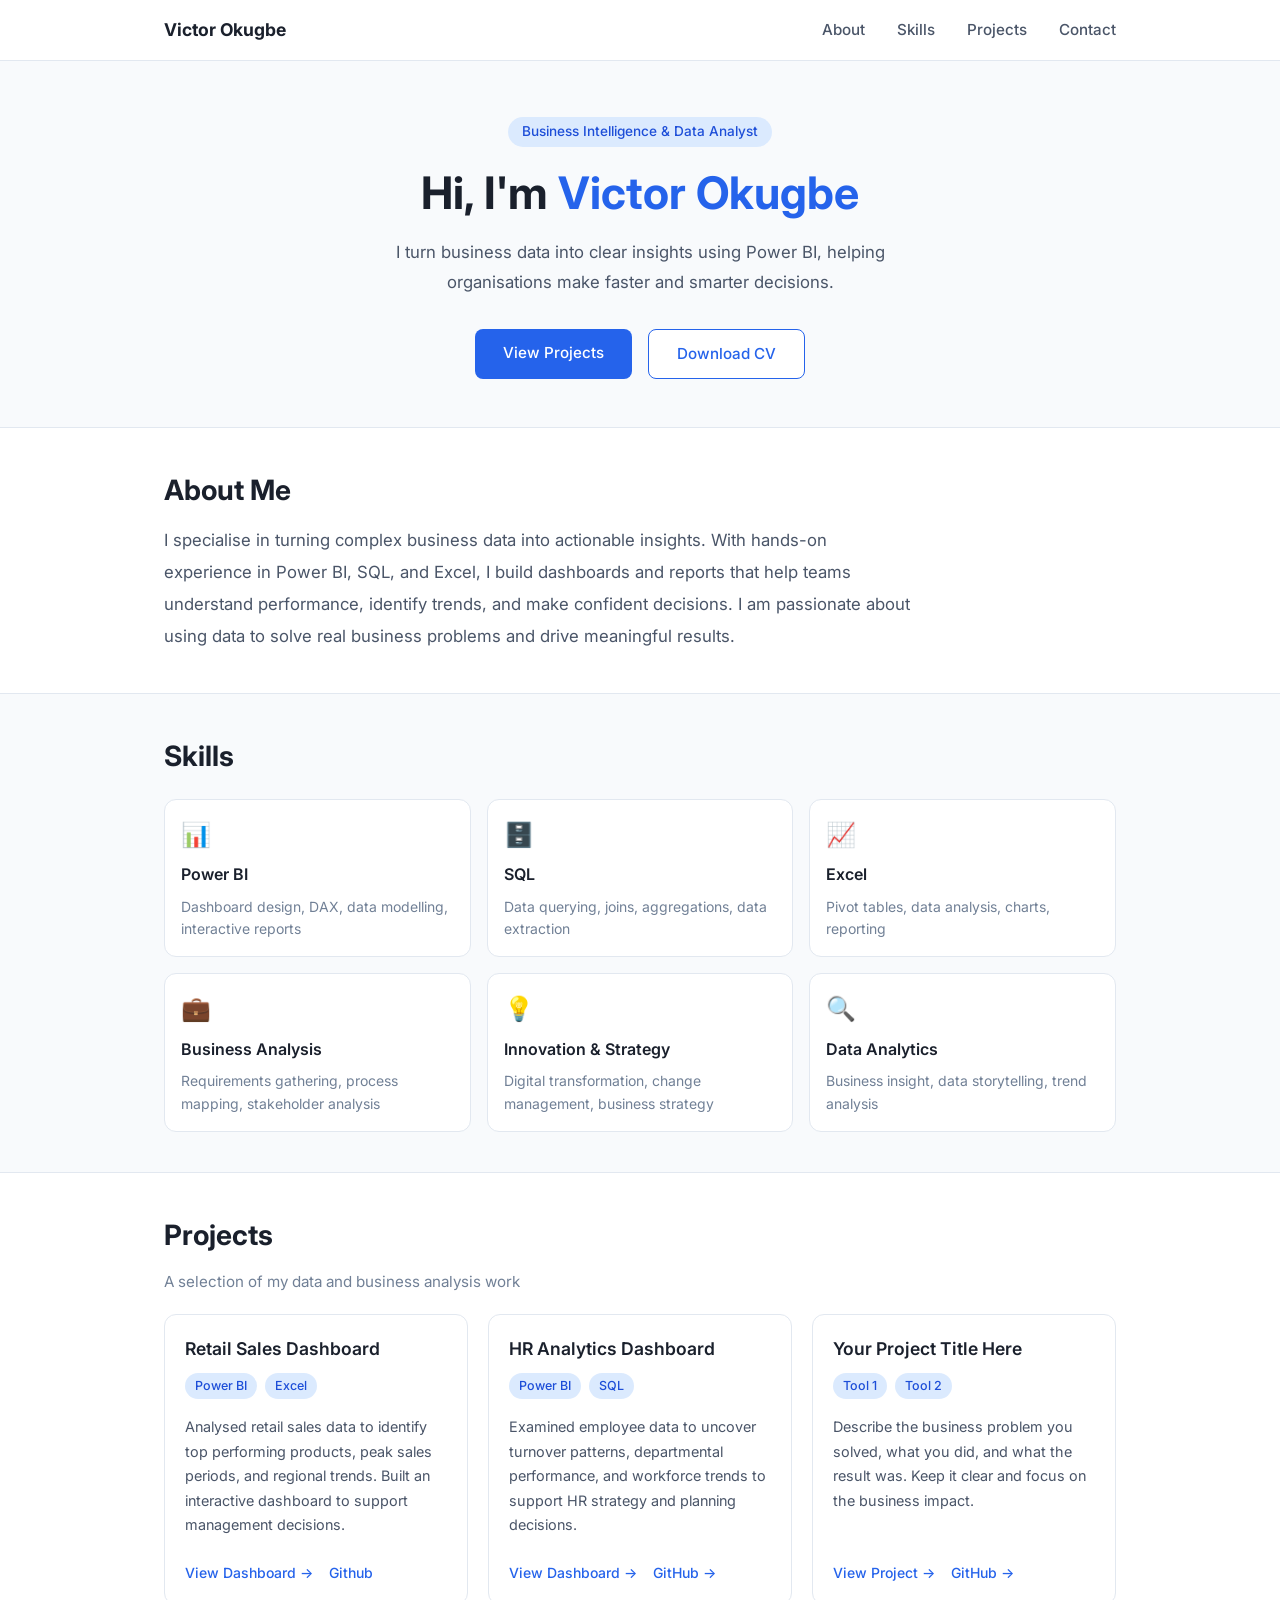
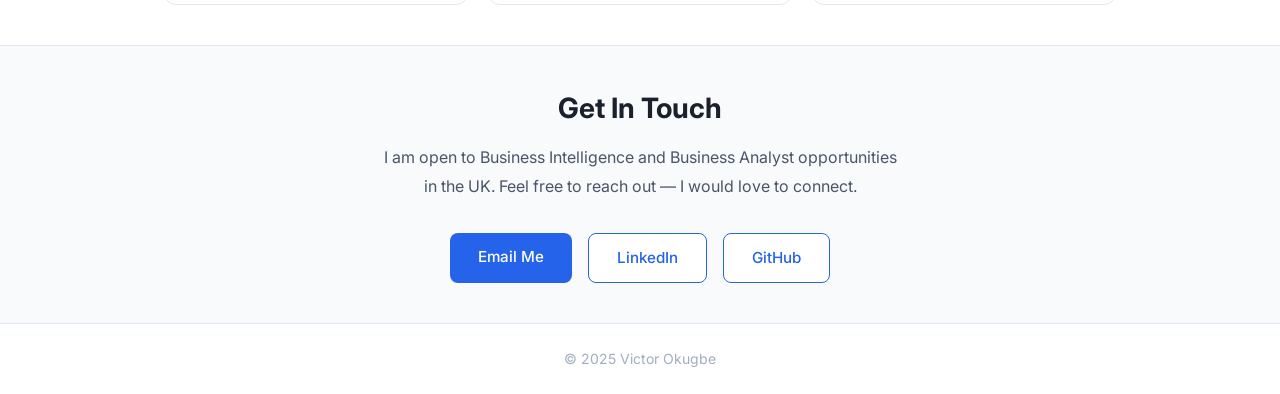
<file: index.html>
<!doctype html>
<html lang="en">
  <head>
    <meta charset="UTF-8" />
    <meta name="viewport" content="width=device-width, initial-scale=1.0" />
    <title>Victor Okugbe — Business Intelligence Analyst</title>
    <link rel="stylesheet" href="css/style.css" />
    <link rel="preconnect" href="https://fonts.googleapis.com" />
    <link
      href="https://fonts.googleapis.com/css2?family=Inter:wght@300;400;500;600;700&display=swap"
      rel="stylesheet"
    />
  </head>
  <body>
    <!-- ======= NAVIGATION ======= -->
    <nav class="navbar">
      <div class="container">
        <a href="#" class="nav-brand">Victor Okugbe</a>

        <!-- Hamburger icon (mobile only) -->
        <button class="nav-toggle" id="navToggle" aria-label="Toggle menu">
          <span></span>
          <span></span>
          <span></span>
        </button>

        <ul class="nav-links" id="navLinks">
          <li><a href="#about" onclick="closeMenu()">About</a></li>
          <li><a href="#skills" onclick="closeMenu()">Skills</a></li>
          <li><a href="#projects" onclick="closeMenu()">Projects</a></li>
          <li><a href="#contact" onclick="closeMenu()">Contact</a></li>
        </ul>
      </div>
    </nav>

    <!-- ======= HERO ======= -->
    <section class="hero">
      <div class="container">
        <p class="hero-tag">Business Intelligence & Data Analyst</p>
        <h1 class="hero-title">Hi, I'm <span>Victor Okugbe</span></h1>
        <p class="hero-subtitle">
          I turn business data into clear insights using Power BI, helping
          organisations make faster and smarter decisions.
        </p>
        <div class="hero-buttons">
          <a href="#projects" class="btn btn-primary">View Projects</a>
          <a href="docs/cv.pdf" class="btn btn-secondary" target="_blank"
            >Download CV</a
          >
        </div>
      </div>
    </section>

    <!-- ======= ABOUT ======= -->
    <section class="about" id="about">
      <div class="container">
        <h2 class="section-title">About Me</h2>
        <p class="about-text">
          I specialise in turning complex business data into actionable
          insights. With hands-on experience in Power BI, SQL, and Excel, I
          build dashboards and reports that help teams understand performance,
          identify trends, and make confident decisions. I am passionate about
          using data to solve real business problems and drive meaningful
          results.
        </p>
      </div>
    </section>

    <!-- ======= SKILLS ======= -->
    <section class="skills" id="skills">
      <div class="container">
        <h2 class="section-title">Skills</h2>
        <div class="skills-grid">
          <div class="skill-card">
            <div class="skill-icon">📊</div>
            <h3>Power BI</h3>
            <p>Dashboard design, DAX, data modelling, interactive reports</p>
          </div>

          <div class="skill-card">
            <div class="skill-icon">🗄️</div>
            <h3>SQL</h3>
            <p>Data querying, joins, aggregations, data extraction</p>
          </div>

          <div class="skill-card">
            <div class="skill-icon">📈</div>
            <h3>Excel</h3>
            <p>Pivot tables, data analysis, charts, reporting</p>
          </div>

          <div class="skill-card">
            <div class="skill-icon">💼</div>
            <h3>Business Analysis</h3>
            <p>Requirements gathering, process mapping, stakeholder analysis</p>
          </div>

          <div class="skill-card">
            <div class="skill-icon">💡</div>
            <h3>Innovation & Strategy</h3>
            <p>Digital transformation, change management, business strategy</p>
          </div>

          <div class="skill-card">
            <div class="skill-icon">🔍</div>
            <h3>Data Analytics</h3>
            <p>Business insight, data storytelling, trend analysis</p>
          </div>
        </div>
      </div>
    </section>

    <!-- ======= PROJECTS ======= -->
    <section class="projects" id="projects">
      <div class="container">
        <h2 class="section-title">Projects</h2>
        <p class="section-subtitle">
          A selection of my data and business analysis work
        </p>
        <div class="projects-grid">
          <!--
                =====================================================
                  HOW TO ADD A NEW PROJECT:
                  Copy everything between START CARD and END CARD,
                  paste it below the last card, then update the
                  title, tags, description and links.
                =====================================================
                -->

          <!-- START CARD -->
          <div class="project-card">
            <div class="project-header">
              <h3 class="project-title">Retail Sales Dashboard</h3>
              <div class="project-tags">
                <span class="tag">Power BI</span>
                <span class="tag">Excel</span>
              </div>
            </div>
            <p class="project-desc">
              Analysed retail sales data to identify top performing products,
              peak sales periods, and regional trends. Built an interactive
              dashboard to support management decisions.
            </p>
            <div class="project-footer">
              <a href="#" class="project-link">View Dashboard →</a>
              <a
                href="https://victorok1.github.io/projects/retail-sales"
                class="project-link"
                >Github</a
              >
            </div>
          </div>
          <!-- END CARD -->

          <!-- START CARD -->
          <div class="project-card">
            <div class="project-header">
              <h3 class="project-title">HR Analytics Dashboard</h3>
              <div class="project-tags">
                <span class="tag">Power BI</span>
                <span class="tag">SQL</span>
              </div>
            </div>
            <p class="project-desc">
              Examined employee data to uncover turnover patterns, departmental
              performance, and workforce trends to support HR strategy and
              planning decisions.
            </p>
            <div class="project-footer">
              <a href="#" class="project-link">View Dashboard →</a>
              <a href="#" class="project-link">GitHub →</a>
            </div>
          </div>
          <!-- END CARD -->

          <!-- START CARD -->
          <div class="project-card">
            <div class="project-header">
              <h3 class="project-title">Your Project Title Here</h3>
              <div class="project-tags">
                <span class="tag">Tool 1</span>
                <span class="tag">Tool 2</span>
              </div>
            </div>
            <p class="project-desc">
              Describe the business problem you solved, what you did, and what
              the result was. Keep it clear and focus on the business impact.
            </p>
            <div class="project-footer">
              <a href="#" class="project-link">View Project →</a>
              <a href="#" class="project-link">GitHub →</a>
            </div>
          </div>
          <!-- END CARD -->
        </div>
      </div>
    </section>

    <!-- ======= CONTACT ======= -->
    <section class="contact" id="contact">
      <div class="container">
        <h2 class="section-title">Get In Touch</h2>
        <p class="contact-text">
          I am open to Business Intelligence and Business Analyst opportunities
          in the UK. Feel free to reach out — I would love to connect.
        </p>
        <div class="contact-links">
          <a href="mailto:youremail@email.com" class="btn btn-primary"
            >Email Me</a
          >
          <a
            href="https://linkedin.com/in/yourprofile"
            class="btn btn-secondary"
            target="_blank"
            >LinkedIn</a
          >
          <a
            href="https://github.com/yourusername"
            class="btn btn-secondary"
            target="_blank"
            >GitHub</a
          >
        </div>
      </div>
    </section>

    <!-- ======= FOOTER ======= -->
    <footer class="footer">
      <div class="container">
        <p>© 2025 Victor Okugbe</p>
      </div>
    </footer>

    <!-- ======= MOBILE NAV SCRIPT ======= -->
    <script>
      const toggle = document.getElementById("navToggle");
      const links = document.getElementById("navLinks");

      toggle.addEventListener("click", () => {
        links.classList.toggle("open");
        toggle.classList.toggle("active");
      });

      function closeMenu() {
        links.classList.remove("open");
        toggle.classList.remove("active");
      }
    </script>
  </body>
</html>
</file>
<file: css/style.css>
/* ===========================
   RESET & BASE
=========================== */
* {
    margin: 0;
    padding: 0;
    box-sizing: border-box;
}

body {
    font-family: 'Inter', sans-serif;
    color: #1a202c;
    background-color: #ffffff;
    line-height: 1.6;
}

a {
    text-decoration: none;
    color: inherit;
}

.container {
    max-width: 1000px;
    margin: 0 auto;
    padding: 0 24px;
}

/* ===========================
   NAVBAR
=========================== */
.navbar {
    position: sticky;
    top: 0;
    background: #ffffff;
    border-bottom: 1px solid #e2e8f0;
    padding: 16px 0;
    z-index: 100;
}

.navbar .container {
    display: flex;
    justify-content: space-between;
    align-items: center;
}

.nav-brand {
    font-weight: 700;
    font-size: 1.1rem;
    color: #1a202c;
}

.nav-links {
    list-style: none;
    display: flex;
    gap: 32px;
}

.nav-links a {
    font-size: 0.95rem;
    color: #4a5568;
    font-weight: 500;
    transition: color 0.2s;
}

.nav-links a:hover {
    color: #2563eb;
}

/* Hamburger button — hidden on desktop */
.nav-toggle {
    display: none;
    flex-direction: column;
    gap: 5px;
    background: none;
    border: none;
    cursor: pointer;
    padding: 4px;
}

.nav-toggle span {
    display: block;
    width: 24px;
    height: 2px;
    background: #1a202c;
    border-radius: 2px;
    transition: all 0.3s;
}

/* Animate hamburger to X when active */
.nav-toggle.active span:nth-child(1) {
    transform: translateY(7px) rotate(45deg);
}
.nav-toggle.active span:nth-child(2) {
    opacity: 0;
}
.nav-toggle.active span:nth-child(3) {
    transform: translateY(-7px) rotate(-45deg);
}

/* ===========================
   HERO
=========================== */
.hero {
    padding: 56px 0 48px;
    text-align: center;
    background: #f8fafc;
    border-bottom: 1px solid #e2e8f0;
}

.hero-tag {
    display: inline-block;
    background: #dbeafe;
    color: #1d4ed8;
    padding: 4px 14px;
    border-radius: 20px;
    font-size: 0.85rem;
    font-weight: 500;
    margin-bottom: 20px;
}

.hero-title {
    font-size: 2.8rem;
    font-weight: 700;
    color: #1a202c;
    margin-bottom: 16px;
    line-height: 1.2;
}

.hero-title span {
    color: #2563eb;
}

.hero-subtitle {
    font-size: 1.05rem;
    color: #4a5568;
    max-width: 580px;
    margin: 0 auto 32px;
    line-height: 1.8;
}

.hero-buttons {
    display: flex;
    gap: 16px;
    justify-content: center;
    flex-wrap: wrap;
}

/* ===========================
   BUTTONS
=========================== */
.btn {
    padding: 12px 28px;
    border-radius: 8px;
    font-weight: 500;
    font-size: 0.95rem;
    transition: all 0.2s;
    display: inline-block;
}

.btn-primary {
    background: #2563eb;
    color: #ffffff;
}

.btn-primary:hover {
    background: #1d4ed8;
}

.btn-secondary {
    background: #ffffff;
    color: #2563eb;
    border: 1.5px solid #2563eb;
}

.btn-secondary:hover {
    background: #eff6ff;
}

/* ===========================
   SECTION TITLES
=========================== */
.section-title {
    font-size: 1.75rem;
    font-weight: 700;
    color: #1a202c;
    margin-bottom: 12px;
}

.section-subtitle {
    color: #718096;
    margin-bottom: 20px;
    font-size: 0.95rem;
}

/* ===========================
   ABOUT
=========================== */
.about {
    padding: 40px 0;
}

.about-text {
    font-size: 1.05rem;
    color: #4a5568;
    line-height: 1.9;
    max-width: 750px;
}

/* ===========================
   SKILLS
=========================== */
.skills {
    padding: 40px 0;
    background: #f8fafc;
    border-top: 1px solid #e2e8f0;
    border-bottom: 1px solid #e2e8f0;
}

.skills-grid {
    display: grid;
    grid-template-columns: repeat(3, 1fr);
    gap: 16px;
    margin-top: 20px;
}

.skill-card {
    background: #ffffff;
    border: 1px solid #e2e8f0;
    border-radius: 12px;
    padding: 16px;
    transition: box-shadow 0.2s;
}

.skill-card:hover {
    box-shadow: 0 4px 12px rgba(0, 0, 0, 0.08);
}

.skill-icon {
    font-size: 1.5rem;
    margin-bottom: 8px;
}

.skill-card h3 {
    font-size: 1rem;
    font-weight: 600;
    margin-bottom: 8px;
    color: #1a202c;
}

.skill-card p {
    font-size: 0.875rem;
    color: #718096;
    line-height: 1.6;
}

/* ===========================
   PROJECTS
=========================== */
.projects {
    padding: 40px 0;
}

.projects-grid {
    display: grid;
    grid-template-columns: repeat(3, 1fr);
    gap: 20px;
    margin-top: 20px;
}

.project-card {
    border: 1px solid #e2e8f0;
    border-radius: 12px;
    padding: 20px;
    display: flex;
    flex-direction: column;
    gap: 16px;
    transition: box-shadow 0.2s, transform 0.2s;
}

.project-card:hover {
    box-shadow: 0 4px 16px rgba(0, 0, 0, 0.10);
    transform: translateY(-2px);
}

.project-header {
    display: flex;
    flex-direction: column;
    gap: 10px;
}

.project-title {
    font-size: 1.1rem;
    font-weight: 600;
    color: #1a202c;
}

.project-tags {
    display: flex;
    flex-wrap: wrap;
    gap: 8px;
}

.tag {
    background: #dbeafe;
    color: #1d4ed8;
    padding: 3px 10px;
    border-radius: 20px;
    font-size: 0.78rem;
    font-weight: 500;
}

.project-desc {
    font-size: 0.9rem;
    color: #4a5568;
    line-height: 1.7;
    flex: 1;
}

.project-footer {
    display: flex;
    gap: 16px;
    margin-top: 8px;
}

.project-link {
    font-size: 0.875rem;
    font-weight: 500;
    color: #2563eb;
    transition: color 0.2s;
}

.project-link:hover {
    color: #1d4ed8;
}

/* ===========================
   CONTACT
=========================== */
.contact {
    padding: 40px 0;
    background: #f8fafc;
    border-top: 1px solid #e2e8f0;
    text-align: center;
}

.contact-text {
    color: #4a5568;
    max-width: 520px;
    margin: 0 auto 32px;
    line-height: 1.8;
}

.contact-links {
    display: flex;
    gap: 16px;
    justify-content: center;
    flex-wrap: wrap;
}

/* ===========================
   FOOTER
=========================== */
.footer {
    padding: 24px 0;
    text-align: center;
    border-top: 1px solid #e2e8f0;
    color: #a0aec0;
    font-size: 0.875rem;
}

/* ===========================
   RESPONSIVE — TABLET (max 768px)
=========================== */
@media (max-width: 768px) {

    /* Show hamburger, hide nav links by default */
    .nav-toggle {
        display: flex;
    }

    .nav-links {
        display: none;
        flex-direction: column;
        gap: 0;
        position: absolute;
        top: 57px;
        left: 0;
        right: 0;
        background: #ffffff;
        border-bottom: 1px solid #e2e8f0;
        padding: 8px 0;
        z-index: 99;
    }

    .nav-links.open {
        display: flex;
    }

    .nav-links li a {
        display: block;
        padding: 14px 24px;
        border-bottom: 1px solid #f1f5f9;
    }

    /* Skills: 2 columns on tablet */
    .skills-grid {
        grid-template-columns: repeat(2, 1fr);
    }

    /* Projects: 2 columns on tablet */
    .projects-grid {
        grid-template-columns: repeat(2, 1fr);
    }

    .hero-title {
        font-size: 2.2rem;
    }
}

/* ===========================
   RESPONSIVE — MOBILE (max 480px)
=========================== */
@media (max-width: 480px) {

    .hero {
        padding: 40px 0 32px;
    }

    .hero-title {
        font-size: 1.8rem;
    }

    .hero-subtitle {
        font-size: 0.95rem;
    }

    /* Skills: 1 column on mobile */
    .skills-grid {
        grid-template-columns: 1fr;
    }

    /* Projects: 1 column on mobile */
    .projects-grid {
        grid-template-columns: 1fr;
    }

    .section-title {
        font-size: 1.5rem;
    }

    .about, .skills, .projects, .contact {
        padding: 32px 0;
    }
}
</file>
